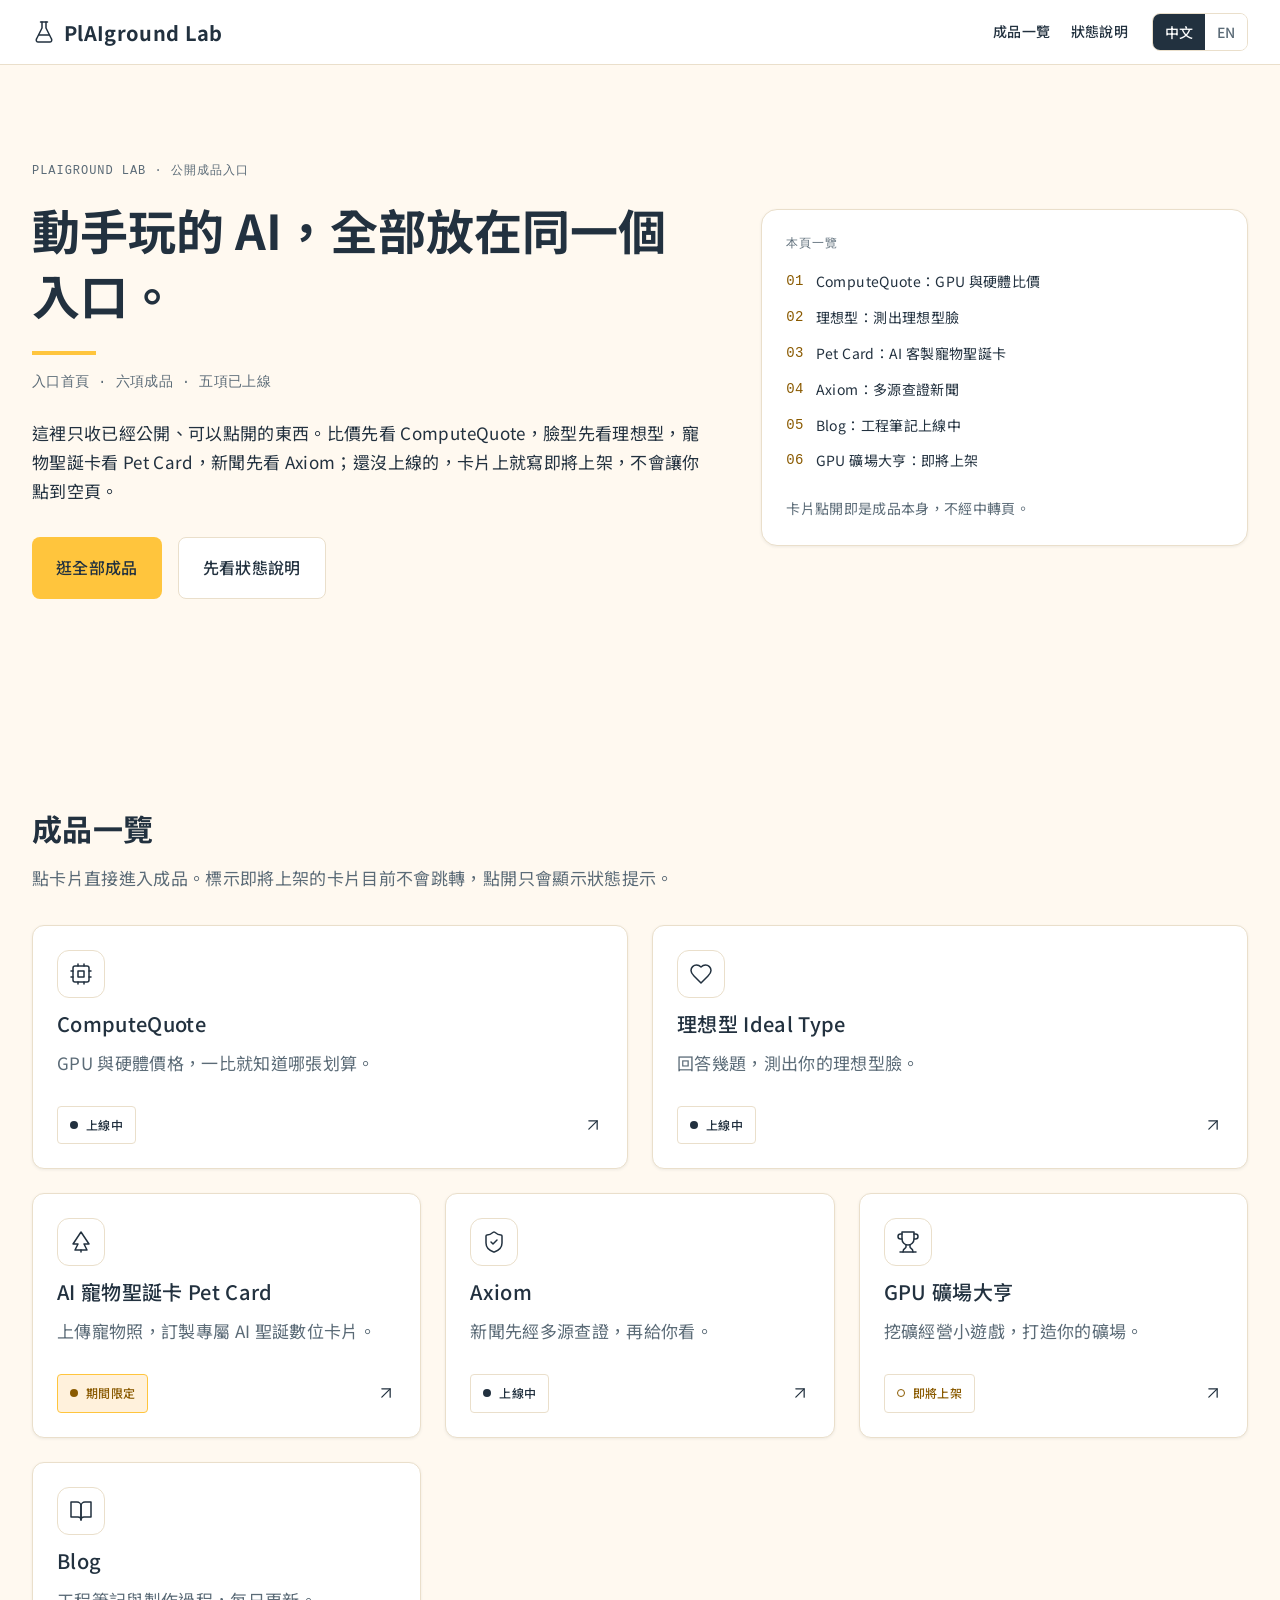
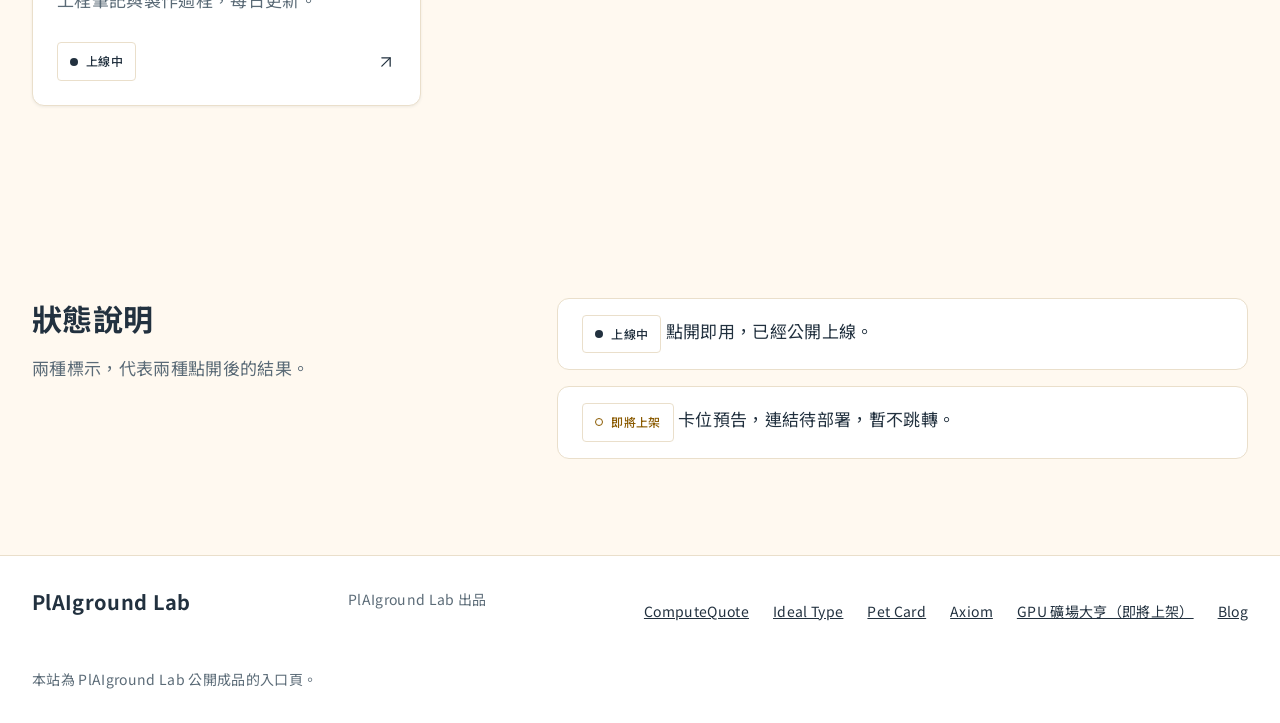
<file: index.html>
<!DOCTYPE html>
<html lang="zh-Hant">
<head>
<meta charset="UTF-8">
<meta name="viewport" content="width=device-width, initial-scale=1">
<title data-zh="PlAIground Lab — 公開成品入口" data-en="PlAIground Lab — Public Creations">PlAIground Lab — 公開成品入口</title>
<meta name="description" content="PlAIground Lab 公開成品的入口頁：點卡片直接玩、直接查、直接比。">
<link rel="icon" type="image/svg+xml" href="/favicon.svg">
<link rel="canonical" href="https://plaigroundlab.com/">
<meta property="og:type" content="website">
<meta property="og:site_name" content="PlAIground Lab">
<meta property="og:title" content="PlAIground Lab — 公開成品入口 | Public Creations">
<meta property="og:description" content="PlAIground Lab 公開成品的入口頁：ComputeQuote 算力比價、理想型生成、AI 寵物聖誕卡、Axiom 多源新聞與 AI Geek Blog。">
<meta property="og:url" content="https://plaigroundlab.com/">
<meta property="og:image" content="https://plaigroundlab.com/og-card.png">
<meta property="og:image:width" content="1200">
<meta property="og:image:height" content="630">
<meta property="og:image:alt" content="PlAIground Lab — Hands-on AI Creations Portal">
<meta name="twitter:card" content="summary_large_image">
<meta name="twitter:title" content="PlAIground Lab — Public Creations">
<meta name="twitter:description" content="Hands-on AI creations in one doorway: ComputeQuote, Ideal Type, Pet Christmas Cards, Axiom News, and AI Geek Blog.">
<meta name="twitter:image" content="https://plaigroundlab.com/og-card.png">
<script type="application/ld+json">
{
  "@context": "https://schema.org",
  "@graph": [
    {
      "@type": "Organization",
      "name": "PlAIground Lab",
      "url": "https://plaigroundlab.com/"
    },
    {
      "@type": "CollectionPage",
      "name": "PlAIground Lab — Public Creations",
      "url": "https://plaigroundlab.com/",
      "description": "Portal aggregating PlAIground Lab public AI products and engineering logs."
    }
  ]
}
</script>
<link rel="preconnect" href="https://fonts.googleapis.com">
<link rel="preconnect" href="https://fonts.gstatic.com" crossorigin>
<link href="https://fonts.googleapis.com/css2?family=Noto+Sans+TC:wght@400;500;700&display=swap" rel="stylesheet">
<link rel="stylesheet" href="tokens.css">
<link rel="stylesheet" href="style.css">
</head>
<body>
<a class="skip-link" href="#products" data-zh="跳到成品一覽" data-en="Skip to creations">跳到成品一覽</a>
<header class="topbar">
  <div class="wrap topbar-inner">
    <a class="brand" href="#" aria-label="PlAIground Lab">
      <svg class="brand-mark" viewBox="0 0 24 24" fill="none" stroke="currentColor" stroke-width="1.5" stroke-linecap="round" stroke-linejoin="round" aria-hidden="true"><path d="M10 2v6L4.5 19a2 2 0 0 0 1.8 3h11.4a2 2 0 0 0 1.8-3L14 8V2"/><path d="M8.5 2h7"/><path d="M7 15h10"/></svg>
      <span class="brand-name">PlAIground Lab</span>
    </a>
    <div class="topbar-right">
      <nav aria-label="站內導覽">
        <a class="nav-link" href="#products" data-zh="成品一覽" data-en="Creations">成品一覽</a>
        <a class="nav-link" href="#status" data-zh="狀態說明" data-en="Status guide">狀態說明</a>
      </nav>
      <div class="lang-switch" role="group" aria-label="語言 / Language">
        <button type="button" class="lang-btn is-active" data-lang="zh-Hant" aria-pressed="true">中文</button>
        <button type="button" class="lang-btn" data-lang="en" aria-pressed="false">EN</button>
      </div>
    </div>
  </div>
</header>
<main>
  <section class="hero" aria-labelledby="hero-title">
    <div class="wrap hero-grid">
      <div class="hero-main">
        <p class="eyebrow" data-zh="PLAIGROUND LAB · 公開成品入口" data-en="PLAIGROUND LAB · PUBLIC CREATIONS">PLAIGROUND LAB · 公開成品入口</p>
        <h1 id="hero-title" data-zh="動手玩的 AI，全部放在同一個入口。" data-en="Hands-on AI, gathered in one doorway.">動手玩的 AI，全部放在同一個入口。</h1>
        <div class="signature" aria-hidden="true"></div>
        <p class="hero-meta" data-zh="入口首頁 · 六項成品 · 五項已上線" data-en="Home · Six creations · Five live now">入口首頁 · 六項成品 · 五項已上線</p>
        <p class="hero-sub" data-zh="這裡只收已經公開、可以點開的東西。比價先看 ComputeQuote，臉型先看理想型，寵物聖誕卡看 Pet Card，新聞先看 Axiom；還沒上線的，卡片上就寫即將上架，不會讓你點到空頁。" data-en="Only public, clickable work lives here. Compare hardware prices in ComputeQuote, try Ideal Type for faces, order custom holiday Pet Cards, and check news in Axiom. Anything not live yet says so on its card — no dead ends.">這裡只收已經公開、可以點開的東西。比價先看 ComputeQuote，臉型先看理想型，寵物聖誕卡看 Pet Card，新聞先看 Axiom；還沒上線的，卡片上就寫即將上架，不會讓你點到空頁。</p>
        <p class="hero-actions">
          <a class="btn btn-primary" href="#products" data-zh="逛全部成品" data-en="Browse all creations">逛全部成品</a>
          <a class="btn btn-secondary" href="#status" data-zh="先看狀態說明" data-en="Read the status guide first">先看狀態說明</a>
        </p>
      </div>
      <aside class="hero-note" aria-label="本頁一覽">
        <p class="hero-note-label" data-zh="本頁一覽" data-en="AT A GLANCE">本頁一覽</p>
        <ul class="hero-note-list">
          <li><span class="note-num">01</span><span data-zh="ComputeQuote：GPU 與硬體比價" data-en="ComputeQuote: GPU and hardware prices">ComputeQuote：GPU 與硬體比價</span></li>
          <li><span class="note-num">02</span><span data-zh="理想型：測出理想型臉" data-en="Ideal Type: find your ideal-type face">理想型：測出理想型臉</span></li>
          <li><span class="note-num">03</span><span data-zh="Pet Card：AI 客製寵物聖誕卡" data-en="Pet Card: custom AI pet Christmas cards">Pet Card：AI 客製寵物聖誕卡</span></li>
          <li><span class="note-num">04</span><span data-zh="Axiom：多源查證新聞" data-en="Axiom: multi-source verified news">Axiom：多源查證新聞</span></li>
          <li><span class="note-num">05</span><span data-zh="Blog：工程筆記上線中" data-en="Blog: engineering logs live now">Blog：工程筆記上線中</span></li>
          <li><span class="note-num">06</span><span data-zh="GPU 礦場大亨：即將上架" data-en="GPU Tycoon: coming soon">GPU 礦場大亨：即將上架</span></li>
        </ul>
        <p class="hero-note-foot" data-zh="卡片點開即是成品本身，不經中轉頁。" data-en="Every card opens the creation itself. No interstitial pages.">卡片點開即是成品本身，不經中轉頁。</p>
      </aside>
    </div>
  </section>

  <section class="products" id="products" aria-labelledby="products-title">
    <div class="wrap">
      <h2 id="products-title" data-zh="成品一覽" data-en="All creations">成品一覽</h2>
      <p class="section-sub" data-zh="點卡片直接進入成品。標示即將上架的卡片目前不會跳轉，點開只會顯示狀態提示。" data-en="Tap a card to open the creation. Cards marked coming soon do not navigate yet; tapping one shows a status note instead.">點卡片直接進入成品。標示即將上架的卡片目前不會跳轉，點開只會顯示狀態提示。</p>
      <div class="card-wall">
        <a class="card card-wide" href="https://computequote.plaigroundlab.com/" target="_blank" rel="noopener">
          <span class="card-icon" aria-hidden="true"><svg viewBox="0 0 24 24" fill="none" stroke="currentColor" stroke-width="1.5" stroke-linecap="round" stroke-linejoin="round"><rect x="4" y="4" width="16" height="16" rx="2"/><rect x="9" y="9" width="6" height="6"/><path d="M15 2v2M15 20v2M2 15h2M2 9h2M20 15h2M20 9h2M9 2v2M9 20v2"/></svg></span>
          <span class="card-name" data-zh="ComputeQuote" data-en="ComputeQuote">ComputeQuote</span>
          <span class="card-desc" data-zh="GPU 與硬體價格，一比就知道哪張划算。" data-en="Compare GPU and hardware prices before you buy.">GPU 與硬體價格，一比就知道哪張划算。</span>
          <span class="card-foot"><span class="badge badge-live"><span class="badge-dot" aria-hidden="true"></span><span data-zh="上線中" data-en="Live now">上線中</span></span><span class="arrow" aria-hidden="true"><svg viewBox="0 0 24 24" fill="none" stroke="currentColor" stroke-width="1.5" stroke-linecap="round" stroke-linejoin="round" aria-hidden="true"><path d="M7 7h10v10"/><path d="M7 17 17 7"/></svg></span></span>
        </a>
        <a class="card card-wide" href="https://ideal-type.plaigroundlab.com" target="_blank" rel="noopener">
          <span class="card-icon" aria-hidden="true"><svg viewBox="0 0 24 24" fill="none" stroke="currentColor" stroke-width="1.5" stroke-linecap="round" stroke-linejoin="round"><path d="M19 14c1.49-1.46 3-3.21 3-5.5A5.5 5.5 0 0 0 16.5 3c-1.76 0-3 .5-4.5 2-1.5-1.5-2.74-2-4.5-2A5.5 5.5 0 0 0 2 8.5c0 2.3 1.5 4.05 3 5.5l7 7Z"/></svg></span>
          <span class="card-name" data-zh="理想型 Ideal Type" data-en="Ideal Type">理想型 Ideal Type</span>
          <span class="card-desc" data-zh="回答幾題，測出你的理想型臉。" data-en="Answer a few questions and meet your ideal-type face.">回答幾題，測出你的理想型臉。</span>
          <span class="card-foot"><span class="badge badge-live"><span class="badge-dot" aria-hidden="true"></span><span data-zh="上線中" data-en="Live now">上線中</span></span><span class="arrow" aria-hidden="true"><svg viewBox="0 0 24 24" fill="none" stroke="currentColor" stroke-width="1.5" stroke-linecap="round" stroke-linejoin="round" aria-hidden="true"><path d="M7 7h10v10"/><path d="M7 17 17 7"/></svg></span></span>
        </a>
        <a class="card" href="https://ideal-type.plaigroundlab.com/pet-card/" target="_blank" rel="noopener">
          <span class="card-icon" aria-hidden="true"><svg viewBox="0 0 24 24" fill="none" stroke="currentColor" stroke-width="1.5" stroke-linecap="round" stroke-linejoin="round"><path d="M12 2 4 14h5l-3 6h12l-3-6h5Z"/><path d="M12 20v2"/></svg></span>
          <span class="card-name" data-zh="AI 寵物聖誕卡 Pet Card" data-en="AI Pet Christmas Cards">AI 寵物聖誕卡 Pet Card</span>
          <span class="card-desc" data-zh="上傳寵物照，訂製專屬 AI 聖誕數位卡片。" data-en="Turn your pet's photo into a custom AI Christmas digital card.">上傳寵物照，訂製專屬 AI 聖誕數位卡片。</span>
          <span class="card-foot"><span class="badge badge-live badge-seasonal"><span class="badge-dot" aria-hidden="true"></span><span data-zh="期間限定" data-en="Seasonal">期間限定</span></span><span class="arrow" aria-hidden="true"><svg viewBox="0 0 24 24" fill="none" stroke="currentColor" stroke-width="1.5" stroke-linecap="round" stroke-linejoin="round" aria-hidden="true"><path d="M7 7h10v10"/><path d="M7 17 17 7"/></svg></span></span>
        </a>
        <a class="card" href="https://axiom.plaigroundlab.com/" target="_blank" rel="noopener">
          <span class="card-icon" aria-hidden="true"><svg viewBox="0 0 24 24" fill="none" stroke="currentColor" stroke-width="1.5" stroke-linecap="round" stroke-linejoin="round"><path d="M20 13c0 5-3.5 7.5-7.66 8.95a1 1 0 0 1-.67-.01C7.5 20.5 4 18 4 13V6a1 1 0 0 1 1-1c2 0 4.5-1.2 6.24-2.72a1.17 1.17 0 0 1 1.52 0C14.51 3.81 17 5 19 5a1 1 0 0 1 1 1z"/><path d="m9 12 2 2 4-4"/></svg></span>
          <span class="card-name" data-zh="Axiom" data-en="Axiom">Axiom</span>
          <span class="card-desc" data-zh="新聞先經多源查證，再給你看。" data-en="News checked against multiple sources first.">新聞先經多源查證，再給你看。</span>
          <span class="card-foot"><span class="badge badge-live"><span class="badge-dot" aria-hidden="true"></span><span data-zh="上線中" data-en="Live now">上線中</span></span><span class="arrow" aria-hidden="true"><svg viewBox="0 0 24 24" fill="none" stroke="currentColor" stroke-width="1.5" stroke-linecap="round" stroke-linejoin="round" aria-hidden="true"><path d="M7 7h10v10"/><path d="M7 17 17 7"/></svg></span></span>
        </a>
        <a class="card card-soon soon-card" href="#" data-soon="gpu">
          <span class="card-icon" aria-hidden="true"><svg viewBox="0 0 24 24" fill="none" stroke="currentColor" stroke-width="1.5" stroke-linecap="round" stroke-linejoin="round"><path d="M6 9H4.5a2.5 2.5 0 0 1 0-5H6"/><path d="M18 9h1.5a2.5 2.5 0 0 0 0-5H18"/><path d="M4 22h16"/><path d="M10 14.66V17c0 .55-.47.98-.97 1.21C7.85 18.75 7 20.24 7 22"/><path d="M14 14.66V17c0 .55.47.98.97 1.21C16.15 18.75 17 20.24 17 22"/><path d="M18 2H6v7a6 6 0 0 0 12 0V2Z"/></svg></span>
          <span class="card-name" data-zh="GPU 礦場大亨" data-en="GPU Tycoon">GPU 礦場大亨</span>
          <span class="card-desc" data-zh="挖礦經營小遊戲，打造你的礦場。" data-en="A mining-management game. Build your own mine.">挖礦經營小遊戲，打造你的礦場。</span>
          <span class="card-foot"><span class="badge badge-soon"><span class="badge-ring" aria-hidden="true"></span><span data-zh="即將上架" data-en="Coming soon">即將上架</span></span><span class="arrow" aria-hidden="true"><svg viewBox="0 0 24 24" fill="none" stroke="currentColor" stroke-width="1.5" stroke-linecap="round" stroke-linejoin="round" aria-hidden="true"><path d="M7 7h10v10"/><path d="M7 17 17 7"/></svg></span></span>
        </a>
        <a class="card" href="https://blog.plaigroundlab.com/" target="_blank" rel="noopener">
          <span class="card-icon" aria-hidden="true"><svg viewBox="0 0 24 24" fill="none" stroke="currentColor" stroke-width="1.5" stroke-linecap="round" stroke-linejoin="round"><path d="M2 3h6a4 4 0 0 1 4 4v14a3 3 0 0 0-3-3H2z"/><path d="M22 3h-6a4 4 0 0 0-4 4v14a3 3 0 0 1 3-3h7z"/></svg></span>
          <span class="card-name" data-zh="Blog" data-en="Blog">Blog</span>
          <span class="card-desc" data-zh="工程筆記與製作過程，每日更新。" data-en="Engineering notes and build logs, updated daily.">工程筆記與製作過程，每日更新。</span>
          <span class="card-foot"><span class="badge badge-live"><span class="badge-dot" aria-hidden="true"></span><span data-zh="上線中" data-en="Live now">上線中</span></span><span class="arrow" aria-hidden="true"><svg viewBox="0 0 24 24" fill="none" stroke="currentColor" stroke-width="1.5" stroke-linecap="round" stroke-linejoin="round" aria-hidden="true"><path d="M7 7h10v10"/><path d="M7 17 17 7"/></svg></span></span>
        </a>
      </div>
    </div>
  </section>

  <section class="status" id="status" aria-labelledby="status-title">
    <div class="wrap status-inner">
      <div>
        <h2 id="status-title" data-zh="狀態說明" data-en="Status guide">狀態說明</h2>
        <p class="section-sub" data-zh="兩種標示，代表兩種點開後的結果。" data-en="Two labels, two different outcomes when you tap.">兩種標示，代表兩種點開後的結果。</p>
      </div>
      <div class="status-grid">
        <p><span class="badge badge-live"><span class="badge-dot" aria-hidden="true"></span><span data-zh="上線中" data-en="Live now">上線中</span></span> <span data-zh="點開即用，已經公開上線。" data-en="Tap and use it. Already public.">點開即用，已經公開上線。</span></p>
        <p><span class="badge badge-soon"><span class="badge-ring" aria-hidden="true"></span><span data-zh="即將上架" data-en="Coming soon">即將上架</span></span> <span data-zh="卡位預告，連結待部署，暫不跳轉。" data-en="Preview slot. The link is not deployed yet, so it does not navigate.">卡位預告，連結待部署，暫不跳轉。</span></p>
      </div>
    </div>
  </section>
</main>
<footer>
  <div class="wrap footer-inner">
    <p class="footer-brand">PlAIground Lab</p>
    <p class="footer-out" data-zh="PlAIground Lab 出品" data-en="Made by PlAIground Lab">PlAIground Lab 出品</p>
    <nav class="footer-links" aria-label="產品直達 / Products">
      <a href="https://computequote.plaigroundlab.com/" target="_blank" rel="noopener">ComputeQuote</a>
      <a href="https://ideal-type.plaigroundlab.com" target="_blank" rel="noopener">Ideal Type</a>
      <a href="https://ideal-type.plaigroundlab.com/pet-card/" target="_blank" rel="noopener">Pet Card</a>
      <a href="https://axiom.plaigroundlab.com/" target="_blank" rel="noopener">Axiom</a>
      <a href="#status" data-zh="GPU 礦場大亨（即將上架）" data-en="GPU Tycoon (coming soon)">GPU 礦場大亨（即將上架）</a>
      <a href="https://blog.plaigroundlab.com/" target="_blank" rel="noopener">Blog</a>
    </nav>
    <p class="footer-copy" data-zh="本站為 PlAIground Lab 公開成品的入口頁。" data-en="This page is the doorway to PlAIground Lab's public creations.">本站為 PlAIground Lab 公開成品的入口頁。</p>
  </div>
</footer>
<div class="toast" id="toast" role="status" aria-live="polite" hidden></div>
<script src="script.js"></script>
</body>
</html>
</file>
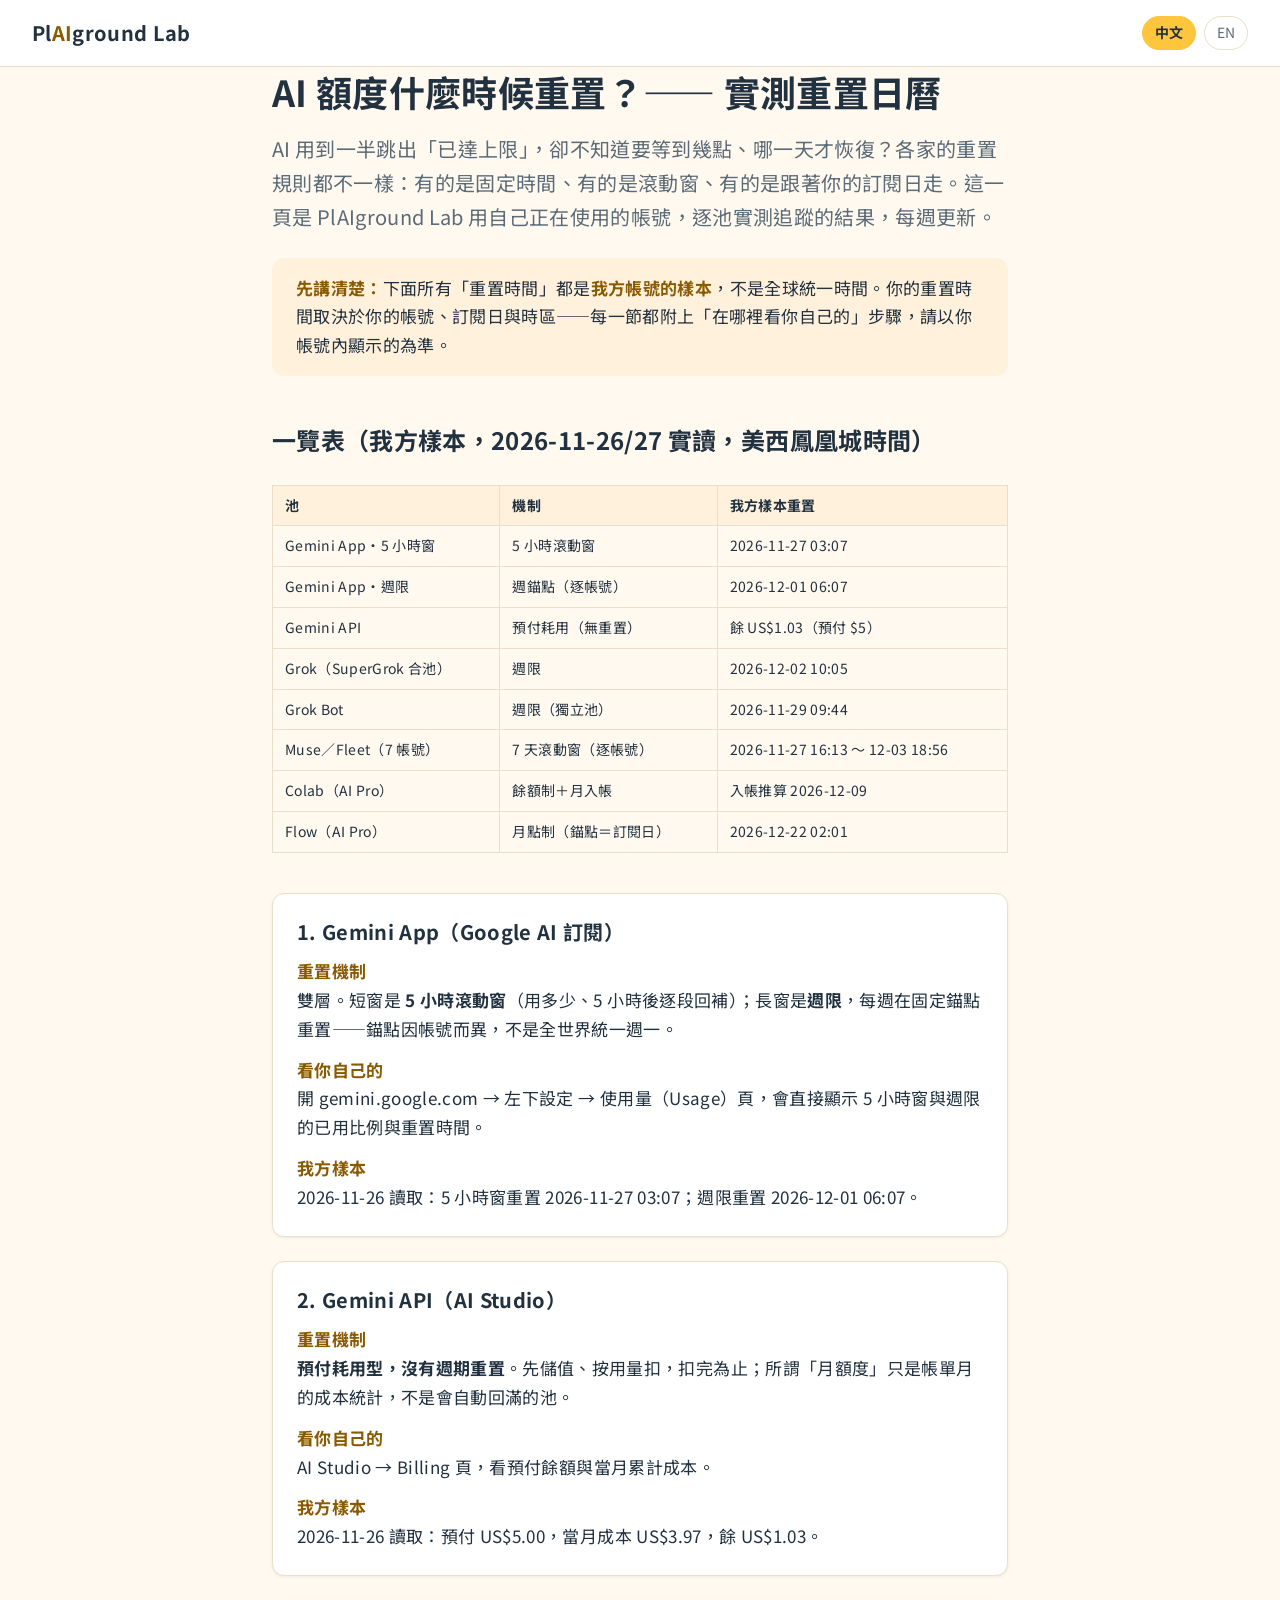
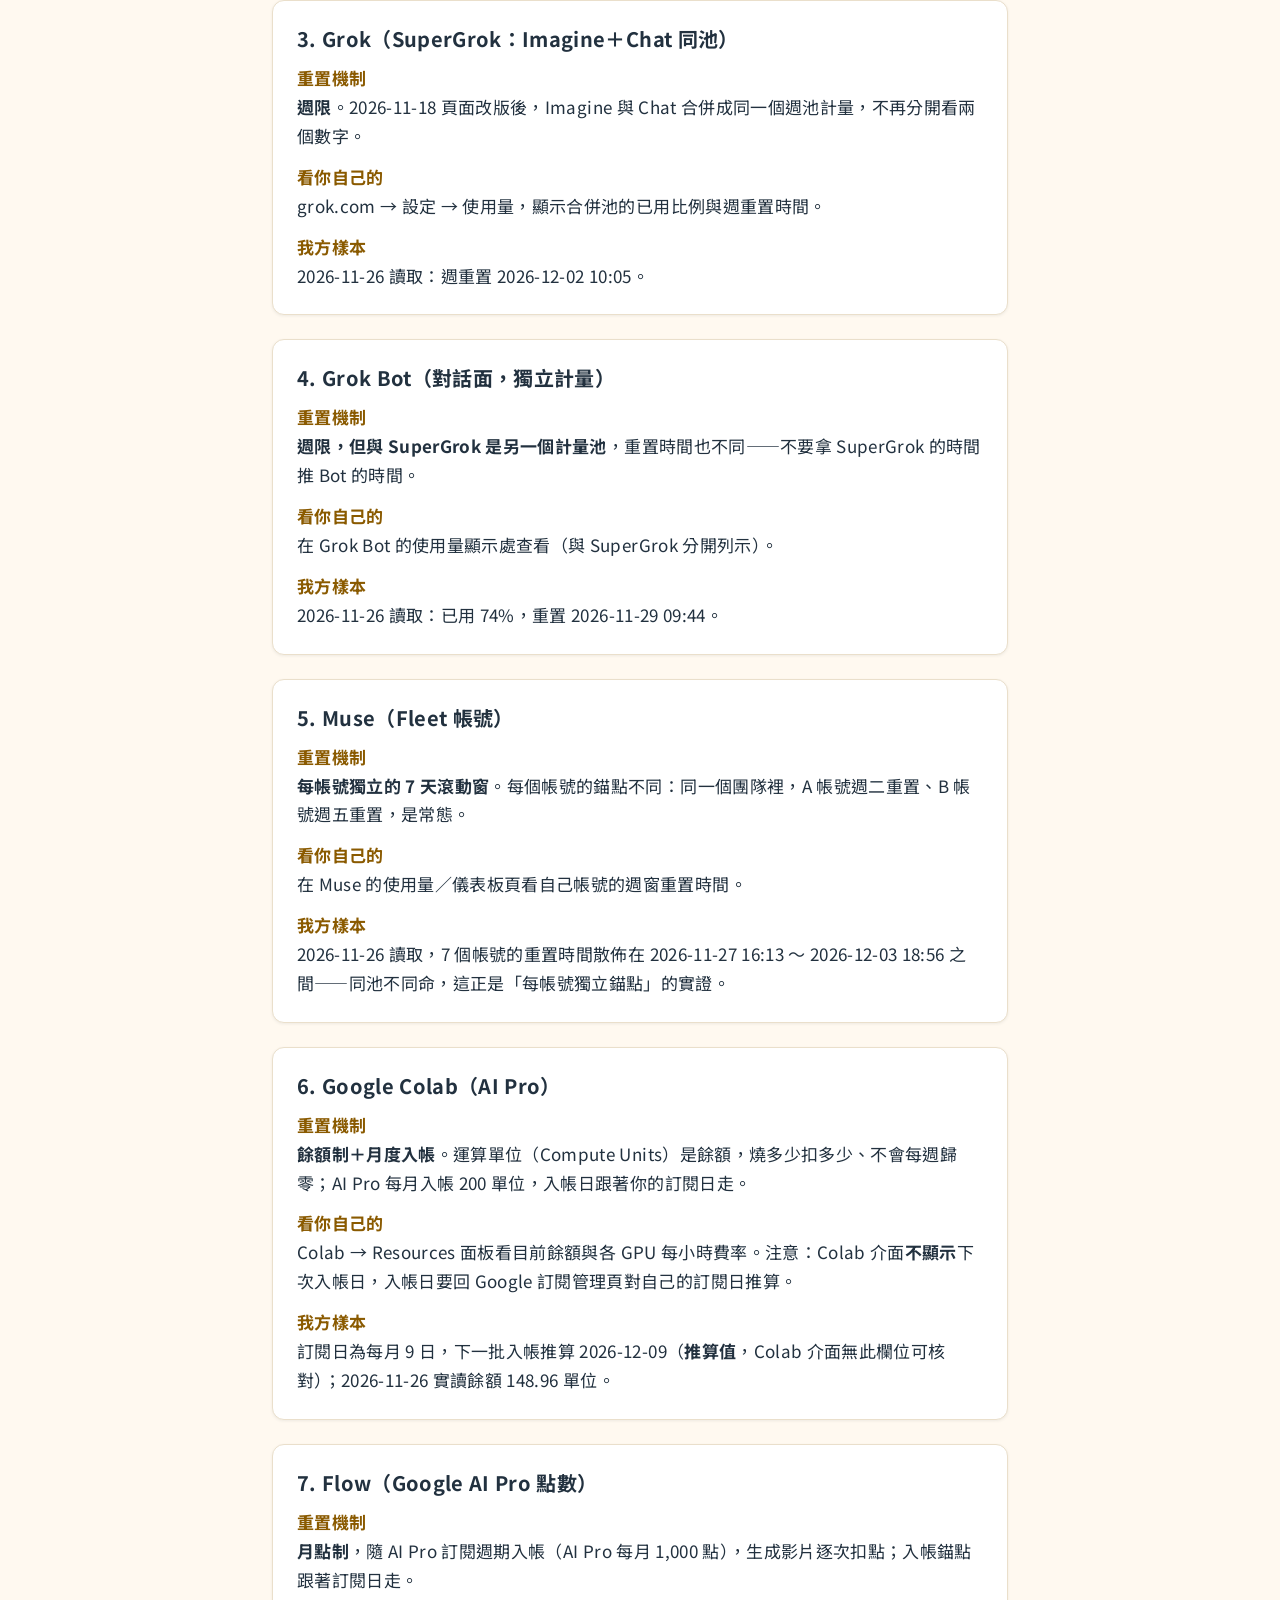
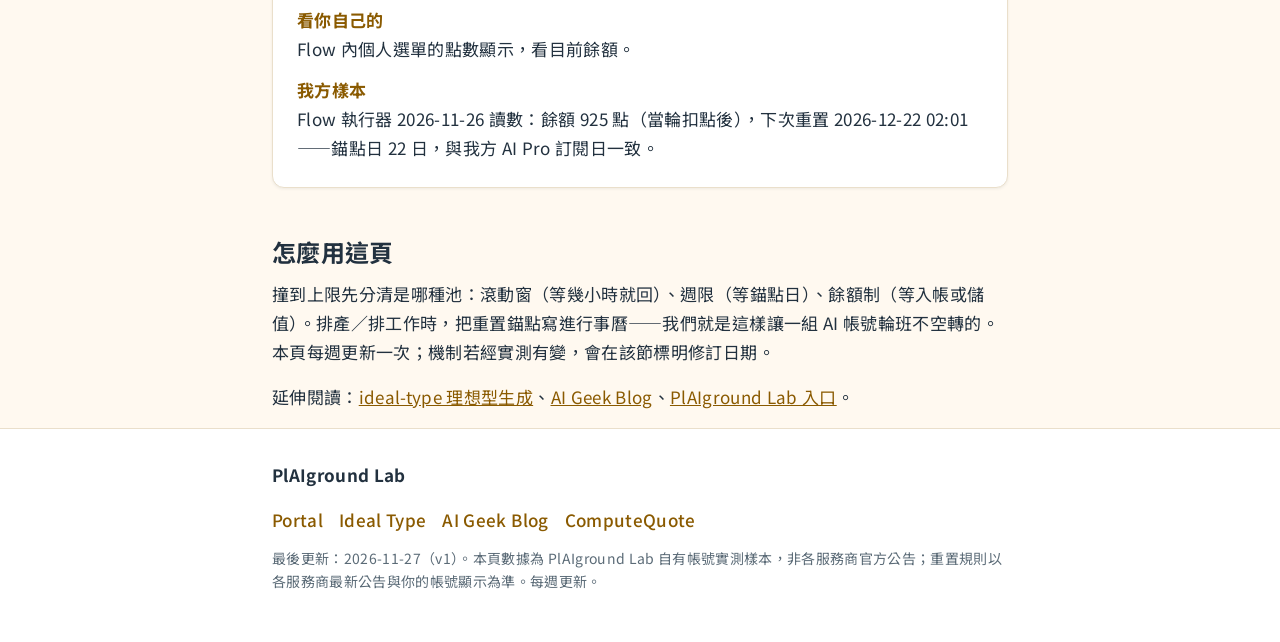
<file: ai-quota-reset-calendar/index.html>
<!DOCTYPE html>
<html lang="zh-Hant">
<head>
<meta charset="UTF-8">
<meta name="viewport" content="width=device-width, initial-scale=1">
<title>AI 額度預期重置日曆 — PlAIground Lab | AI Quota Reset Calendar</title>
<meta name="description" content="Gemini、Grok、Muse、Colab、Flow 的額度重置機制一次看懂：滾動窗、週錨點、餘額制怎麼分，在哪裡看你自己的重置時間。PlAIground Lab 逐池實測追蹤，每週更新。">
<link rel="icon" type="image/svg+xml" href="/favicon.svg">
<link rel="canonical" href="https://plaigroundlab.com/ai-quota-reset-calendar/">
<meta property="og:type" content="article">
<meta property="og:site_name" content="PlAIground Lab">
<meta property="og:title" content="AI 額度預期重置日曆 — PlAIground Lab">
<meta property="og:description" content="各家 AI 額度何時重置？滾動窗／週錨點／餘額制逐池拆解＋實測樣本，每週更新。">
<meta property="og:url" content="https://plaigroundlab.com/ai-quota-reset-calendar/">
<meta property="og:image" content="https://plaigroundlab.com/og-card.png">
<meta name="twitter:card" content="summary_large_image">
<meta name="twitter:title" content="AI Quota Reset Calendar — PlAIground Lab">
<meta name="twitter:description" content="When does your AI quota reset? Rolling windows, weekly anchors and balances, measured pool by pool. Updated weekly.">
<meta name="twitter:image" content="https://plaigroundlab.com/og-card.png">
<link rel="preconnect" href="https://fonts.googleapis.com">
<link rel="preconnect" href="https://fonts.gstatic.com" crossorigin>
<link href="https://fonts.googleapis.com/css2?family=Noto+Sans+TC:wght@400;500;700&display=swap" rel="stylesheet">
<link rel="stylesheet" href="../tokens.css">
<style>
  * { box-sizing: border-box; }
  body { margin: 0; background: var(--color-bg); color: var(--color-text);
    font-family: var(--font-sans); font-size: var(--font-size-body);
    line-height: var(--line-height-body); letter-spacing: var(--letter-spacing-body); }
  .wrap { max-width: var(--container-text-max); margin: 0 auto; padding: 0 var(--gutter-mobile); }
  @media (min-width: 768px) { .wrap { padding: 0 var(--gutter-desktop); } }
  header.topbar { border-bottom: 1px solid var(--color-border); background: var(--color-surface); }
  .topbar-inner { display: flex; align-items: center; justify-content: space-between;
    padding-top: var(--space-16); padding-bottom: var(--space-16); max-width: var(--container-max); }
  .brand { font-weight: var(--font-weight-bold); font-size: var(--font-size-20); color: var(--color-text); text-decoration: none; }
  .brand span { color: var(--color-accent-text); }
  .lang-switch { display: flex; gap: var(--space-8); }
  .lang-btn { font: inherit; font-size: var(--font-size-14); padding: var(--space-4) var(--space-12);
    border: 1px solid var(--color-border); border-radius: var(--radius-full);
    background: var(--color-surface); color: var(--color-text-secondary); cursor: pointer; }
  .lang-btn.is-active { background: var(--color-accent); color: var(--color-text); border-color: var(--color-accent); font-weight: var(--font-weight-bold); }
  main { padding-top: var(--space-48); padding-bottom: var(--space-64); }
  h1 { font-size: var(--font-size-36); line-height: var(--line-height-heading); margin: 0 0 var(--space-16); }
  h2 { font-size: var(--font-size-24); line-height: var(--line-height-heading); margin: var(--space-48) 0 var(--space-12); }
  p { margin: 0 0 var(--space-16); }
  .lede { font-size: var(--font-size-20); color: var(--color-text-secondary); }
  .note { background: var(--color-code-bg); border-radius: var(--radius-card); padding: var(--space-16) var(--space-24); margin: var(--space-24) 0; }
  .note strong { color: var(--color-accent-text); }
  .pool { background: var(--color-surface); border: 1px solid var(--color-border);
    border-radius: var(--radius-card); box-shadow: var(--shadow-sm);
    padding: var(--space-24); margin: var(--space-24) 0; }
  .pool h3 { margin: 0 0 var(--space-12); font-size: var(--font-size-20); line-height: var(--line-height-heading); }
  .pool dl { margin: 0; }
  .pool dt { font-weight: var(--font-weight-bold); color: var(--color-accent-text); margin-top: var(--space-12); }
  .pool dd { margin: 0; }
  table { width: 100%; border-collapse: collapse; margin: var(--space-16) 0; font-size: var(--font-size-14); }
  th, td { border: 1px solid var(--color-border); padding: var(--space-8) var(--space-12); text-align: left; vertical-align: top; }
  th { background: var(--color-code-bg); }
  .table-scroll { overflow-x: auto; }
  a { color: var(--color-accent-text); }
  footer { border-top: 1px solid var(--color-border); background: var(--color-surface); padding: var(--space-32) 0; }
  .footer-links { display: flex; flex-wrap: wrap; gap: var(--space-16); margin: var(--space-12) 0; }
  .footer-links a { text-decoration: none; font-weight: var(--font-weight-medium); }
  .muted { color: var(--color-text-secondary); font-size: var(--font-size-14); }
  [hidden] { display: none !important; }
</style>
</head>
<body>
<header class="topbar">
  <div class="wrap topbar-inner">
    <a class="brand" href="https://plaigroundlab.com/">Pl<span>AI</span>ground Lab</a>
    <div class="lang-switch" role="group" aria-label="Language">
      <button class="lang-btn is-active" data-lang="zh-Hant" aria-pressed="true">中文</button>
      <button class="lang-btn" data-lang="en" aria-pressed="false">EN</button>
    </div>
  </div>
</header>
<main class="wrap">

<div class="lz">
  <h1>AI 額度什麼時候重置？—— 實測重置日曆</h1>
  <p class="lede">AI 用到一半跳出「已達上限」，卻不知道要等到幾點、哪一天才恢復？各家的重置規則都不一樣：有的是固定時間、有的是滾動窗、有的是跟著你的訂閱日走。這一頁是 PlAIground Lab 用自己正在使用的帳號，逐池實測追蹤的結果，每週更新。</p>
  <div class="note"><strong>先講清楚：</strong>下面所有「重置時間」都是<strong>我方帳號的樣本</strong>，不是全球統一時間。你的重置時間取決於你的帳號、訂閱日與時區——每一節都附上「在哪裡看你自己的」步驟，請以你帳號內顯示的為準。</div>

  <h2>一覽表（我方樣本，2026-11-26/27 實讀，美西鳳凰城時間）</h2>
  <div class="table-scroll"><table>
    <tr><th>池</th><th>機制</th><th>我方樣本重置</th></tr>
    <tr><td>Gemini App・5 小時窗</td><td>5 小時滾動窗</td><td>2026-11-27 03:07</td></tr>
    <tr><td>Gemini App・週限</td><td>週錨點（逐帳號）</td><td>2026-12-01 06:07</td></tr>
    <tr><td>Gemini API</td><td>預付耗用（無重置）</td><td>餘 US$1.03（預付 $5）</td></tr>
    <tr><td>Grok（SuperGrok 合池）</td><td>週限</td><td>2026-12-02 10:05</td></tr>
    <tr><td>Grok Bot</td><td>週限（獨立池）</td><td>2026-11-29 09:44</td></tr>
    <tr><td>Muse／Fleet（7 帳號）</td><td>7 天滾動窗（逐帳號）</td><td>2026-11-27 16:13 ～ 12-03 18:56</td></tr>
    <tr><td>Colab（AI Pro）</td><td>餘額制＋月入帳</td><td>入帳推算 2026-12-09</td></tr>
    <tr><td>Flow（AI Pro）</td><td>月點制（錨點＝訂閱日）</td><td>2026-12-22 02:01</td></tr>
  </table></div>

  <section class="pool"><h3>1. Gemini App（Google AI 訂閱）</h3><dl>
    <dt>重置機制</dt><dd>雙層。短窗是 <strong>5 小時滾動窗</strong>（用多少、5 小時後逐段回補）；長窗是<strong>週限</strong>，每週在固定錨點重置——錨點因帳號而異，不是全世界統一週一。</dd>
    <dt>看你自己的</dt><dd>開 gemini.google.com → 左下設定 → 使用量（Usage）頁，會直接顯示 5 小時窗與週限的已用比例與重置時間。</dd>
    <dt>我方樣本</dt><dd>2026-11-26 讀取：5 小時窗重置 2026-11-27 03:07；週限重置 2026-12-01 06:07。</dd>
  </dl></section>

  <section class="pool"><h3>2. Gemini API（AI Studio）</h3><dl>
    <dt>重置機制</dt><dd><strong>預付耗用型，沒有週期重置</strong>。先儲值、按用量扣，扣完為止；所謂「月額度」只是帳單月的成本統計，不是會自動回滿的池。</dd>
    <dt>看你自己的</dt><dd>AI Studio → Billing 頁，看預付餘額與當月累計成本。</dd>
    <dt>我方樣本</dt><dd>2026-11-26 讀取：預付 US$5.00，當月成本 US$3.97，餘 US$1.03。</dd>
  </dl></section>

  <section class="pool"><h3>3. Grok（SuperGrok：Imagine＋Chat 同池）</h3><dl>
    <dt>重置機制</dt><dd><strong>週限</strong>。2026-11-18 頁面改版後，Imagine 與 Chat 合併成同一個週池計量，不再分開看兩個數字。</dd>
    <dt>看你自己的</dt><dd>grok.com → 設定 → 使用量，顯示合併池的已用比例與週重置時間。</dd>
    <dt>我方樣本</dt><dd>2026-11-26 讀取：週重置 2026-12-02 10:05。</dd>
  </dl></section>

  <section class="pool"><h3>4. Grok Bot（對話面，獨立計量）</h3><dl>
    <dt>重置機制</dt><dd><strong>週限，但與 SuperGrok 是另一個計量池</strong>，重置時間也不同——不要拿 SuperGrok 的時間推 Bot 的時間。</dd>
    <dt>看你自己的</dt><dd>在 Grok Bot 的使用量顯示處查看（與 SuperGrok 分開列示）。</dd>
    <dt>我方樣本</dt><dd>2026-11-26 讀取：已用 74%，重置 2026-11-29 09:44。</dd>
  </dl></section>

  <section class="pool"><h3>5. Muse（Fleet 帳號）</h3><dl>
    <dt>重置機制</dt><dd><strong>每帳號獨立的 7 天滾動窗</strong>。每個帳號的錨點不同：同一個團隊裡，A 帳號週二重置、B 帳號週五重置，是常態。</dd>
    <dt>看你自己的</dt><dd>在 Muse 的使用量／儀表板頁看自己帳號的週窗重置時間。</dd>
    <dt>我方樣本</dt><dd>2026-11-26 讀取，7 個帳號的重置時間散佈在 2026-11-27 16:13 ～ 2026-12-03 18:56 之間——同池不同命，這正是「每帳號獨立錨點」的實證。</dd>
  </dl></section>

  <section class="pool"><h3>6. Google Colab（AI Pro）</h3><dl>
    <dt>重置機制</dt><dd><strong>餘額制＋月度入帳</strong>。運算單位（Compute Units）是餘額，燒多少扣多少、不會每週歸零；AI Pro 每月入帳 200 單位，入帳日跟著你的訂閱日走。</dd>
    <dt>看你自己的</dt><dd>Colab → Resources 面板看目前餘額與各 GPU 每小時費率。注意：Colab 介面<strong>不顯示</strong>下次入帳日，入帳日要回 Google 訂閱管理頁對自己的訂閱日推算。</dd>
    <dt>我方樣本</dt><dd>訂閱日為每月 9 日，下一批入帳推算 2026-12-09（<strong>推算值</strong>，Colab 介面無此欄位可核對）；2026-11-26 實讀餘額 148.96 單位。</dd>
  </dl></section>

  <section class="pool"><h3>7. Flow（Google AI Pro 點數）</h3><dl>
    <dt>重置機制</dt><dd><strong>月點制</strong>，隨 AI Pro 訂閱週期入帳（AI Pro 每月 1,000 點），生成影片逐次扣點；入帳錨點跟著訂閱日走。</dd>
    <dt>看你自己的</dt><dd>Flow 內個人選單的點數顯示，看目前餘額。</dd>
    <dt>我方樣本</dt><dd>Flow 執行器 2026-11-26 讀數：餘額 925 點（當輪扣點後），下次重置 2026-12-22 02:01——錨點日 22 日，與我方 AI Pro 訂閱日一致。</dd>
  </dl></section>

  <h2>怎麼用這頁</h2>
  <p>撞到上限先分清是哪種池：滾動窗（等幾小時就回）、週限（等錨點日）、餘額制（等入帳或儲值）。排產／排工作時，把重置錨點寫進行事曆——我們就是這樣讓一組 AI 帳號輪班不空轉的。本頁每週更新一次；機制若經實測有變，會在該節標明修訂日期。</p>
  <p>延伸閱讀：<a href="https://ideal-type.plaigroundlab.com" target="_blank" rel="noopener">ideal-type 理想型生成</a>、<a href="https://blog.plaigroundlab.com/" target="_blank" rel="noopener">AI Geek Blog</a>、<a href="https://plaigroundlab.com/">PlAIground Lab 入口</a>。</p>
</div>

<div class="le" hidden>
  <h1>When Does Your AI Quota Reset? — A Measured Reset Calendar</h1>
  <p class="lede">Hit a usage cap mid-task and had no idea when it comes back? Every provider plays by different rules: fixed schedules, rolling windows, or your own subscription date. This page tracks the pools we actually use at PlAIground Lab, measured on our own accounts and updated weekly.</p>
  <div class="note"><strong>Important:</strong> every reset time below is a <strong>sample from our accounts</strong>, not a global schedule. Your reset depends on your account, subscription date and time zone — each section shows where to check your own.</div>

  <h2>At a glance (our samples, read 2026-11-26/27, America/Phoenix)</h2>
  <div class="table-scroll"><table>
    <tr><th>Pool</th><th>Mechanism</th><th>Our sample reset</th></tr>
    <tr><td>Gemini App · 5-hour window</td><td>5-hour rolling window</td><td>2026-11-27 03:07</td></tr>
    <tr><td>Gemini App · weekly</td><td>Weekly anchor (per account)</td><td>2026-12-01 06:07</td></tr>
    <tr><td>Gemini API</td><td>Prepaid burn-down (no reset)</td><td>US$1.03 left of $5</td></tr>
    <tr><td>Grok (SuperGrok, one pool)</td><td>Weekly limit</td><td>2026-12-02 10:05</td></tr>
    <tr><td>Grok Bot</td><td>Weekly limit (separate pool)</td><td>2026-11-29 09:44</td></tr>
    <tr><td>Muse / Fleet (7 accounts)</td><td>7-day rolling window (per account)</td><td>2026-11-27 16:13 – 12-03 18:56</td></tr>
    <tr><td>Colab (AI Pro)</td><td>Balance + monthly grant</td><td>Grant est. 2026-12-09</td></tr>
    <tr><td>Flow (AI Pro)</td><td>Monthly credits (anchor = subscription day)</td><td>2026-12-22 02:01</td></tr>
  </table></div>

  <section class="pool"><h3>1. Gemini App (Google AI plans)</h3><dl>
    <dt>Mechanism</dt><dd>Two layers — a <strong>5-hour rolling window</strong> (usage refills 5 hours after it's spent) plus a <strong>weekly limit</strong> that resets on an account-specific anchor, not a universal Monday.</dd>
    <dt>Check yours</dt><dd>gemini.google.com → Settings → Usage shows both windows and their reset times.</dd>
    <dt>Our sample</dt><dd>Read 2026-11-26: 5-hour window reset 2026-11-27 03:07; weekly reset 2026-12-01 06:07.</dd>
  </dl></section>

  <section class="pool"><h3>2. Gemini API (AI Studio)</h3><dl>
    <dt>Mechanism</dt><dd><strong>Prepaid burn-down — there is no periodic reset.</strong> You top up, usage deducts, that's it. The "monthly" figure is just a billing-month cost tally.</dd>
    <dt>Check yours</dt><dd>AI Studio → Billing, for prepaid balance and month-to-date cost.</dd>
    <dt>Our sample</dt><dd>Read 2026-11-26: US$5.00 prepaid, US$3.97 spent this month, US$1.03 left.</dd>
  </dl></section>

  <section class="pool"><h3>3. Grok (SuperGrok: Imagine + Chat, one pool)</h3><dl>
    <dt>Mechanism</dt><dd><strong>Weekly limit.</strong> Since the 2026-11-18 UI change, Imagine and Chat share a single weekly pool.</dd>
    <dt>Check yours</dt><dd>grok.com → Settings → Usage.</dd>
    <dt>Our sample</dt><dd>Read 2026-11-26: weekly reset 2026-12-02 10:05.</dd>
  </dl></section>

  <section class="pool"><h3>4. Grok Bot (separate meter)</h3><dl>
    <dt>Mechanism</dt><dd><strong>Weekly limit, but a different pool from SuperGrok</strong>, with a different reset time. Don't infer one from the other.</dd>
    <dt>Check yours</dt><dd>The usage display in Grok Bot (listed separately from SuperGrok).</dd>
    <dt>Our sample</dt><dd>Read 2026-11-26: 74% used, resets 2026-11-29 09:44.</dd>
  </dl></section>

  <section class="pool"><h3>5. Muse (Fleet accounts)</h3><dl>
    <dt>Mechanism</dt><dd><strong>A 7-day rolling window per account.</strong> Anchors differ per account — in one team, one account may reset Tuesday and another Friday.</dd>
    <dt>Check yours</dt><dd>Your Muse usage/dashboard page shows your own window.</dd>
    <dt>Our sample</dt><dd>Read 2026-11-26 across 7 accounts: reset times spread from 2026-11-27 16:13 to 2026-12-03 18:56 — same product, seven different anchors.</dd>
  </dl></section>

  <section class="pool"><h3>6. Google Colab (AI Pro)</h3><dl>
    <dt>Mechanism</dt><dd><strong>Balance + monthly grant.</strong> Compute Units are a balance that burns down (no weekly zeroing); AI Pro grants 200 units monthly, on your subscription date.</dd>
    <dt>Check yours</dt><dd>Colab → Resources panel for balance and per-GPU rates. Colab does <strong>not</strong> display the next grant date — derive it from your Google subscription date.</dd>
    <dt>Our sample</dt><dd>Subscription day is the 9th; next grant estimated 2026-12-09 (<strong>estimate</strong> — Colab shows no such field); balance read 2026-11-26: 148.96 units.</dd>
  </dl></section>

  <section class="pool"><h3>7. Flow (Google AI Pro credits)</h3><dl>
    <dt>Mechanism</dt><dd><strong>Monthly credits</strong> granted with the AI Pro cycle (1,000/month on AI Pro), spent per generation; the grant anchor follows your subscription date.</dd>
    <dt>Check yours</dt><dd>The credits display in Flow's profile menu.</dd>
    <dt>Our sample</dt><dd>Flow runner read, 2026-11-26: balance 925 credits after that round's spend; next reset 2026-12-22 02:01 — the 22nd, matching our AI Pro subscription day.</dd>
  </dl></section>

  <h2>How to use this page</h2>
  <p>When you hit a cap, first identify the pool type: rolling window (hours), weekly anchor (days), or balance (top-up/grant). Put your anchors on a calendar — that's how we keep a fleet of AI accounts working in shifts without idle gaps. Updated weekly; if a mechanism changes in our measurements, the section carries a revision date.</p>
  <p>More from PlAIground Lab: <a href="https://ideal-type.plaigroundlab.com" target="_blank" rel="noopener">Ideal Type</a>, the <a href="https://blog.plaigroundlab.com/" target="_blank" rel="noopener">AI Geek Blog</a>, and the <a href="https://plaigroundlab.com/">portal</a>.</p>
</div>

</main>
<footer>
  <div class="wrap">
    <p><strong>PlAIground Lab</strong></p>
    <nav class="footer-links" aria-label="Products">
      <a href="https://plaigroundlab.com/">Portal</a>
      <a href="https://ideal-type.plaigroundlab.com" target="_blank" rel="noopener">Ideal Type</a>
      <a href="https://blog.plaigroundlab.com/" target="_blank" rel="noopener">AI Geek Blog</a>
      <a href="https://computequote.plaigroundlab.com/" target="_blank" rel="noopener">ComputeQuote</a>
    </nav>
    <p class="muted lz">最後更新：2026-11-27（v1）。本頁數據為 PlAIground Lab 自有帳號實測樣本，非各服務商官方公告；重置規則以各服務商最新公告與你的帳號顯示為準。每週更新。</p>
    <p class="muted le" hidden>Last updated: 2026-11-27 (v1). All figures are samples measured on PlAIground Lab's own accounts, not official provider announcements; always confirm against the provider's latest notice and your own account display. Updated weekly.</p>
  </div>
</footer>
<script>
(function () {
  function applyLang(lang) {
    document.documentElement.lang = lang;
    document.querySelectorAll('.lz').forEach(function (el) { el.hidden = lang !== 'zh-Hant'; });
    document.querySelectorAll('.le').forEach(function (el) { el.hidden = lang !== 'en'; });
    document.querySelectorAll('.lang-btn').forEach(function (btn) {
      var active = btn.getAttribute('data-lang') === lang;
      btn.classList.toggle('is-active', active);
      btn.setAttribute('aria-pressed', active ? 'true' : 'false');
    });
  }
  document.querySelectorAll('.lang-btn').forEach(function (btn) {
    btn.addEventListener('click', function () { applyLang(btn.getAttribute('data-lang')); });
  });
})();
</script>
</body>
</html>
</file>
<file: tokens.css>
/* tokens.css — PlAIground Lab shared design tokens (master candidate v0.2)
   Source of truth: DESIGN.md in this folder + AI Geek Blog spec v1.2 §3.3–3.6.
   Rules: reference these variables only. No raw hex, no off-scale px values
   in page CSS. Missing token? Report the gap; do not invent a value.
   Bilingual: default variables are zh-TW; html[lang="en"] overrides below
   switch body size, line-height, letter-spacing and text measure for EN. */

:root {
  /* Color — 5 roles, warm-tinted neutrals (see DESIGN.md for rationale) */
  --color-bg: #FFF9F0;
  --color-surface: #FFFFFF;
  --color-border: #EADFCB;
  --color-text: #22313F;
  --color-text-secondary: #5B6B77;
  --color-accent: #FFC53D;        /* only: primary CTA + signature rule, <=10% */
  --color-accent-text: #8A5A00;   /* accent as small text (contrast-safe) */
  --color-code-bg: #FFF1DC;

  /* Typography */
  --font-sans: "Noto Sans TC", "PingFang TC", "Microsoft JhengHei", sans-serif;
  --font-mono: ui-monospace, "SF Mono", "Cascadia Mono", Menlo, monospace;
  --font-weight-regular: 400;
  --font-weight-medium: 500;
  --font-weight-bold: 700;
  --font-size-12: 12px;
  --font-size-14: 14px;
  --font-size-16: 16px;
  --font-size-body: 17px; /* registered CJK body exception, see DESIGN.md */
  --font-size-20: 20px;
  --font-size-24: 24px;
  --font-size-30: 30px;
  --font-size-36: 36px;
  --font-size-48: 48px;
  --line-height-body: 1.7;        /* zh-TW body */
  --line-height-heading: 1.35;    /* zh-TW headings: 1.3–1.4 */
  --letter-spacing-body: 0.02em;  /* zh-TW body */
  --letter-spacing-display: 0;    /* zh-TW large headings */
  --letter-spacing-label: 0.08em; /* uppercase labels: 0.06–0.10em */

  /* English typography (applied via html[lang="en"] override below) */
  --font-size-body-en: 16px;
  --line-height-body-en: 1.55;    /* EN body range: 1.5–1.6 */
  --line-height-heading-en: 1.2;
  --letter-spacing-body-en: 0;
  --letter-spacing-display-en: -0.02em; /* EN headings >= 36px */
  --container-text-max-en: 66ch;  /* EN line length ceiling */

  /* Layout */
  --container-max: 1280px;
  --container-text-max: 800px;    /* zh-TW line length: 30–40 chars */
  --gutter-desktop: 32px;
  --gutter-mobile: 24px;

  /* Spacing scale — the only allowed spacing values */
  --space-4: 4px;
  --space-8: 8px;
  --space-12: 12px;
  --space-16: 16px;
  --space-24: 24px;
  --space-32: 32px;
  --space-48: 48px;
  --space-64: 64px;
  --space-96: 96px;
  --space-128: 128px;
  --section-padding-block: clamp(64px, 8vw, 96px);

  /* Radius — bound to component type */
  --radius-badge: 4px;
  --radius-control: 8px;   /* buttons, inputs */
  --radius-card: 12px;
  --radius-large: 16px;    /* modals, large containers */
  --radius-full: 9999px;   /* pills, avatars */

  /* Shadow — 3 levels only, opacity <= .16 */
  --shadow-sm: 0 1px 3px rgba(34, 49, 63, 0.08);
  --shadow-md: 0 4px 12px rgba(34, 49, 63, 0.12);
  --shadow-lg: 0 8px 24px rgba(34, 49, 63, 0.16);

  /* Motion — one page moment; UI <= 300ms; transform/opacity only */
  --motion-ui: 150ms ease-out;
  --motion-page: 600ms cubic-bezier(0.16, 1, 0.3, 1);
  --motion-stagger-step: 50ms;

  /* Icons — Lucide only, 1.5px stroke */
  --icon-size-sm: 16px;
  --icon-size-md: 20px;
  --icon-size-lg: 24px;

  /* Focus — one style site-wide */
  --focus-ring: 2px solid var(--color-accent-text);
  --focus-offset: 2px;
}

/* English override — same variables, EN values. Page CSS must not branch
   on language itself; it consumes the variables only. */
html[lang="en"] {
  --font-size-body: var(--font-size-body-en);
  --line-height-body: var(--line-height-body-en);
  --line-height-heading: var(--line-height-heading-en);
  --letter-spacing-body: var(--letter-spacing-body-en);
  --letter-spacing-display: var(--letter-spacing-display-en);
  --container-text-max: var(--container-text-max-en);
}

@media (prefers-reduced-motion: reduce) {
  :root {
    --motion-ui: 0ms;
    --motion-page: 0ms;
    --motion-stagger-step: 0ms;
  }
}
</file>
<file: style.css>
/* Portal 05 redesign: page CSS consumes tokens.css variables only.
   Literal lengths below are limited to the DESIGN-registered values:
   1px borders, 2px focus ring (via --focus-ring), 8px card entrance
   shift and 2px / 4px hover shifts from DESIGN.md, and viewport
   breakpoints (not spacing values). No other px literals are used. */
* { box-sizing: border-box; }
html { scroll-behavior: smooth; }
body {
  margin: 0;
  background: var(--color-bg);
  color: var(--color-text);
  font-family: var(--font-sans);
  font-size: var(--font-size-body);
  line-height: var(--line-height-body);
  letter-spacing: var(--letter-spacing-body);
}
a { color: var(--color-text); }
a:focus-visible, button:focus-visible {
  outline: var(--focus-ring);
  outline-offset: var(--focus-offset);
}
.wrap {
  max-width: var(--container-max);
  margin-inline: auto;
  padding-inline: var(--gutter-mobile);
}
@media (min-width: 1024px) {
  .wrap { padding-inline: var(--gutter-desktop); }
}
.skip-link {
  position: absolute;
  left: calc(var(--space-8) * -1);
  top: var(--space-8);
  background: var(--color-text);
  color: var(--color-surface);
  padding: var(--space-12) var(--space-16);
  z-index: 1;
}
.skip-link:not(:focus) {
  position: absolute;
  width: 1px;
  height: 1px;
  overflow: hidden;
  clip: rect(0, 0, 0, 0);
}
.topbar {
  position: sticky;
  top: 0;
  background: var(--color-surface);
  border-bottom: 1px solid var(--color-border);
  z-index: 1;
}
.topbar-inner {
  display: flex;
  align-items: center;
  justify-content: space-between;
  gap: var(--space-16);
  min-height: var(--space-64);
  padding-block: var(--space-8);
}
.brand {
  display: flex;
  align-items: center;
  gap: var(--space-8);
  text-decoration: none;
  color: var(--color-text);
  font-weight: var(--font-weight-bold);
  font-size: var(--font-size-20);
  line-height: var(--line-height-heading);
}
.brand-mark { width: var(--icon-size-lg); height: var(--icon-size-lg); }
.topbar-right { display: flex; align-items: center; gap: var(--space-16); flex-wrap: wrap; justify-content: flex-end; }
.nav-link {
  display: inline-flex;
  align-items: center;
  min-height: var(--space-48);
  padding-inline: var(--space-8);
  font-size: var(--font-size-14);
  font-weight: var(--font-weight-medium);
  text-decoration: none;
}
.nav-link:hover { text-decoration: underline; }
.nav-link:active { opacity: 0.7; }
.lang-switch {
  display: inline-flex;
  border: 1px solid var(--color-border);
  border-radius: var(--radius-control);
  overflow: hidden;
}
.lang-btn {
  border: 0;
  background: var(--color-surface);
  color: var(--color-text-secondary);
  font-family: var(--font-sans);
  font-size: var(--font-size-14);
  font-weight: var(--font-weight-medium);
  padding: var(--space-8) var(--space-12);
  cursor: pointer;
  transition: background-color var(--motion-ui), color var(--motion-ui);
}
.lang-btn.is-active { background: var(--color-text); color: var(--color-surface); }
.lang-btn:hover { color: var(--color-text); }
.lang-btn:active { opacity: 0.7; }
.lang-btn:disabled { opacity: 0.5; cursor: not-allowed; }
.hero { padding-block: var(--section-padding-block); }
.hero-grid { display: grid; gap: var(--space-32); }
@media (min-width: 1024px) {
  .hero-grid { grid-template-columns: minmax(0, 7fr) minmax(0, 5fr); gap: var(--space-48); }
  .hero-note { margin-top: var(--space-48); }
}
.eyebrow {
  margin: 0 0 var(--space-16);
  font-family: var(--font-mono);
  font-size: var(--font-size-12);
  font-weight: var(--font-weight-medium);
  letter-spacing: var(--letter-spacing-label);
  color: var(--color-text-secondary);
  text-transform: uppercase;
}
h1 {
  margin: 0;
  font-size: var(--font-size-36);
  line-height: var(--line-height-heading);
  letter-spacing: var(--letter-spacing-display);
  font-weight: var(--font-weight-bold);
}
@media (min-width: 1024px) {
  h1 { font-size: var(--font-size-48); }
}
.signature {
  width: var(--space-64);
  height: var(--space-4);
  background: var(--color-accent);
  margin-block: var(--space-24) var(--space-16);
}
.hero-meta {
  margin: 0 0 var(--space-24);
  font-family: var(--font-mono);
  font-size: var(--font-size-14);
  color: var(--color-text-secondary);
}
.hero-sub {
  margin: 0 0 var(--space-32);
  max-width: var(--container-text-max);
}
.hero-actions { display: flex; gap: var(--space-16); flex-wrap: wrap; }
.btn {
  display: inline-flex;
  align-items: center;
  justify-content: center;
  padding: var(--space-16) var(--space-24);
  border-radius: var(--radius-control);
  font-size: var(--font-size-16);
  font-weight: var(--font-weight-medium);
  text-decoration: none;
  transition: transform var(--motion-ui), box-shadow var(--motion-ui), background-color var(--motion-ui);
}
.btn-primary { background: var(--color-accent); color: var(--color-text); }
.btn-primary:hover { box-shadow: var(--shadow-md); transform: translateY(-2px); }
.btn-primary:active { transform: translateY(0); box-shadow: none; }
.btn-primary:disabled { opacity: 0.5; cursor: not-allowed; }
.btn-secondary { background: var(--color-surface); color: var(--color-text); border: 1px solid var(--color-border); }
.btn-secondary:hover { box-shadow: var(--shadow-sm); transform: translateY(-2px); }
.btn-secondary:active { transform: translateY(0); box-shadow: none; }
.btn-secondary:disabled { opacity: 0.5; cursor: not-allowed; }
.hero-note {
  background: var(--color-surface);
  border: 1px solid var(--color-border);
  border-radius: var(--radius-large);
  padding: var(--space-24);
  box-shadow: var(--shadow-sm);
  align-self: start;
}
.hero-note-label {
  margin: 0 0 var(--space-16);
  font-family: var(--font-mono);
  font-size: var(--font-size-12);
  letter-spacing: var(--letter-spacing-label);
  color: var(--color-text-secondary);
}
.hero-note-list { list-style: none; margin: 0 0 var(--space-24); padding: 0; display: grid; gap: var(--space-12); }
.hero-note-list li { display: flex; gap: var(--space-12); font-size: var(--font-size-14); }
.note-num { font-family: var(--font-mono); color: var(--color-accent-text); flex-shrink: 0; }
.hero-note-foot { margin: 0; font-size: var(--font-size-14); color: var(--color-text-secondary); }
.products { padding-block: var(--section-padding-block); }
h2 {
  margin: 0 0 var(--space-16);
  font-size: var(--font-size-24);
  line-height: var(--line-height-heading);
  font-weight: var(--font-weight-bold);
}
@media (min-width: 1024px) {
  h2 { font-size: var(--font-size-30); }
}
.section-sub {
  margin: 0 0 var(--space-32);
  color: var(--color-text-secondary);
  max-width: var(--container-text-max);
}
.card-wall { display: grid; grid-template-columns: 1fr; gap: var(--space-24); }
@media (min-width: 768px) {
  .card-wall { grid-template-columns: repeat(2, 1fr); }
  .card-wide { grid-column: span 2; }
}
@media (min-width: 1024px) {
  .card-wall { grid-template-columns: repeat(6, 1fr); }
  .card-wide { grid-column: span 3; }
  .card:not(.card-wide) { grid-column: span 2; }
}
.card {
  display: flex;
  flex-direction: column;
  gap: var(--space-12);
  background: var(--color-surface);
  border: 1px solid var(--color-border);
  border-radius: var(--radius-card);
  padding: var(--space-24);
  text-decoration: none;
  color: var(--color-text);
  box-shadow: var(--shadow-sm);
  animation: cardIn var(--motion-ui) ease-out both;
  transition: transform var(--motion-ui), box-shadow var(--motion-ui), border-color var(--motion-ui);
}
.card:nth-child(2) { animation-delay: calc(var(--motion-stagger-step) * 1); }
.card:nth-child(3) { animation-delay: calc(var(--motion-stagger-step) * 2); }
.card:nth-child(4) { animation-delay: calc(var(--motion-stagger-step) * 3); }
.card:nth-child(5) { animation-delay: calc(var(--motion-stagger-step) * 4); }
@keyframes cardIn {
  from { opacity: 0; transform: translateY(8px); }
  to { opacity: 1; transform: translateY(0); }
}
@media (hover: hover) {
  .card:hover { transform: translateY(-2px); box-shadow: var(--shadow-md); border-color: var(--color-accent-text); }
  .card:hover .arrow svg { transform: translate(4px, -4px); }
}
.card:active { transform: translateY(0); box-shadow: var(--shadow-sm); }
.card-icon {
  display: inline-flex;
  align-items: center;
  justify-content: center;
  width: var(--space-48);
  height: var(--space-48);
  border: 1px solid var(--color-border);
  border-radius: var(--radius-card);
  background: var(--color-surface);
}
.card-icon svg { width: var(--icon-size-lg); height: var(--icon-size-lg); }
.card-name { font-size: var(--font-size-20); line-height: var(--line-height-heading); font-weight: var(--font-weight-medium); }
.card-desc { color: var(--color-text-secondary); }
.card-foot { margin-top: auto; display: flex; align-items: center; justify-content: space-between; gap: var(--space-16); padding-top: var(--space-16); }
.badge {
  display: inline-flex;
  align-items: center;
  gap: var(--space-8);
  padding: var(--space-8) var(--space-12);
  border-radius: var(--radius-badge);
  font-size: var(--font-size-12);
  font-weight: var(--font-weight-medium);
  border: 1px solid var(--color-border);
}
.badge-live { color: var(--color-text); background: var(--color-surface); }
.badge-seasonal { color: var(--color-accent-text); background: var(--color-code-bg); border-color: var(--color-accent); }
.badge-seasonal .badge-dot { background: var(--color-accent-text); }
.badge-soon { color: var(--color-accent-text); background: var(--color-surface); }
.badge-dot { width: var(--space-8); height: var(--space-8); border-radius: var(--radius-full); background: var(--color-text); }
.badge-ring { width: var(--space-8); height: var(--space-8); border-radius: var(--radius-full); border: 1px solid var(--color-accent-text); }
.arrow { display: inline-flex; }
.arrow svg { width: var(--icon-size-md); height: var(--icon-size-md); transition: transform var(--motion-ui); }
.status { padding-block: var(--section-padding-block); }
.status-inner { display: grid; gap: var(--space-32); }
@media (min-width: 1024px) {
  .status-inner { grid-template-columns: minmax(0, 5fr) minmax(0, 7fr); }
}
.status-grid { display: grid; gap: var(--space-16); align-content: start; }
.status-grid p {
  margin: 0;
  background: var(--color-surface);
  border: 1px solid var(--color-border);
  border-radius: var(--radius-card);
  padding: var(--space-16) var(--space-24);
}
footer { border-top: 1px solid var(--color-border); background: var(--color-surface); }
.footer-inner {
  padding-block: var(--space-32);
  display: flex;
  flex-direction: column;
  gap: var(--space-16);
}
@media (min-width: 768px) {
  .footer-inner { flex-direction: row; flex-wrap: wrap; justify-content: space-between; align-items: flex-start; gap: var(--space-32); }
}
.footer-brand { margin: 0; font-size: var(--font-size-20); font-weight: var(--font-weight-bold); line-height: var(--line-height-heading); }
.footer-out { margin: 0; font-size: var(--font-size-14); color: var(--color-text-secondary); }
.footer-links { display: flex; gap: var(--space-8) var(--space-24); flex-wrap: wrap; }
.footer-links a { display: inline-flex; align-items: center; min-height: var(--space-48); font-size: var(--font-size-14); }
.footer-copy { margin: 0; font-size: var(--font-size-14); color: var(--color-text-secondary); }
.toast {
  position: fixed;
  left: 50%;
  bottom: var(--space-24);
  transform: translateX(-50%);
  background: var(--color-text);
  color: var(--color-surface);
  padding: var(--space-16) var(--space-24);
  border-radius: var(--radius-full);
  font-weight: var(--font-weight-medium);
  box-shadow: var(--shadow-lg);
  z-index: 1;
  max-width: calc(100% - var(--space-48));
  text-align: center;
}
@media (prefers-reduced-motion: reduce) {
  html { scroll-behavior: auto; }
  *, *::before, *::after { animation: none !important; transition: none !important; }
}
</file>
